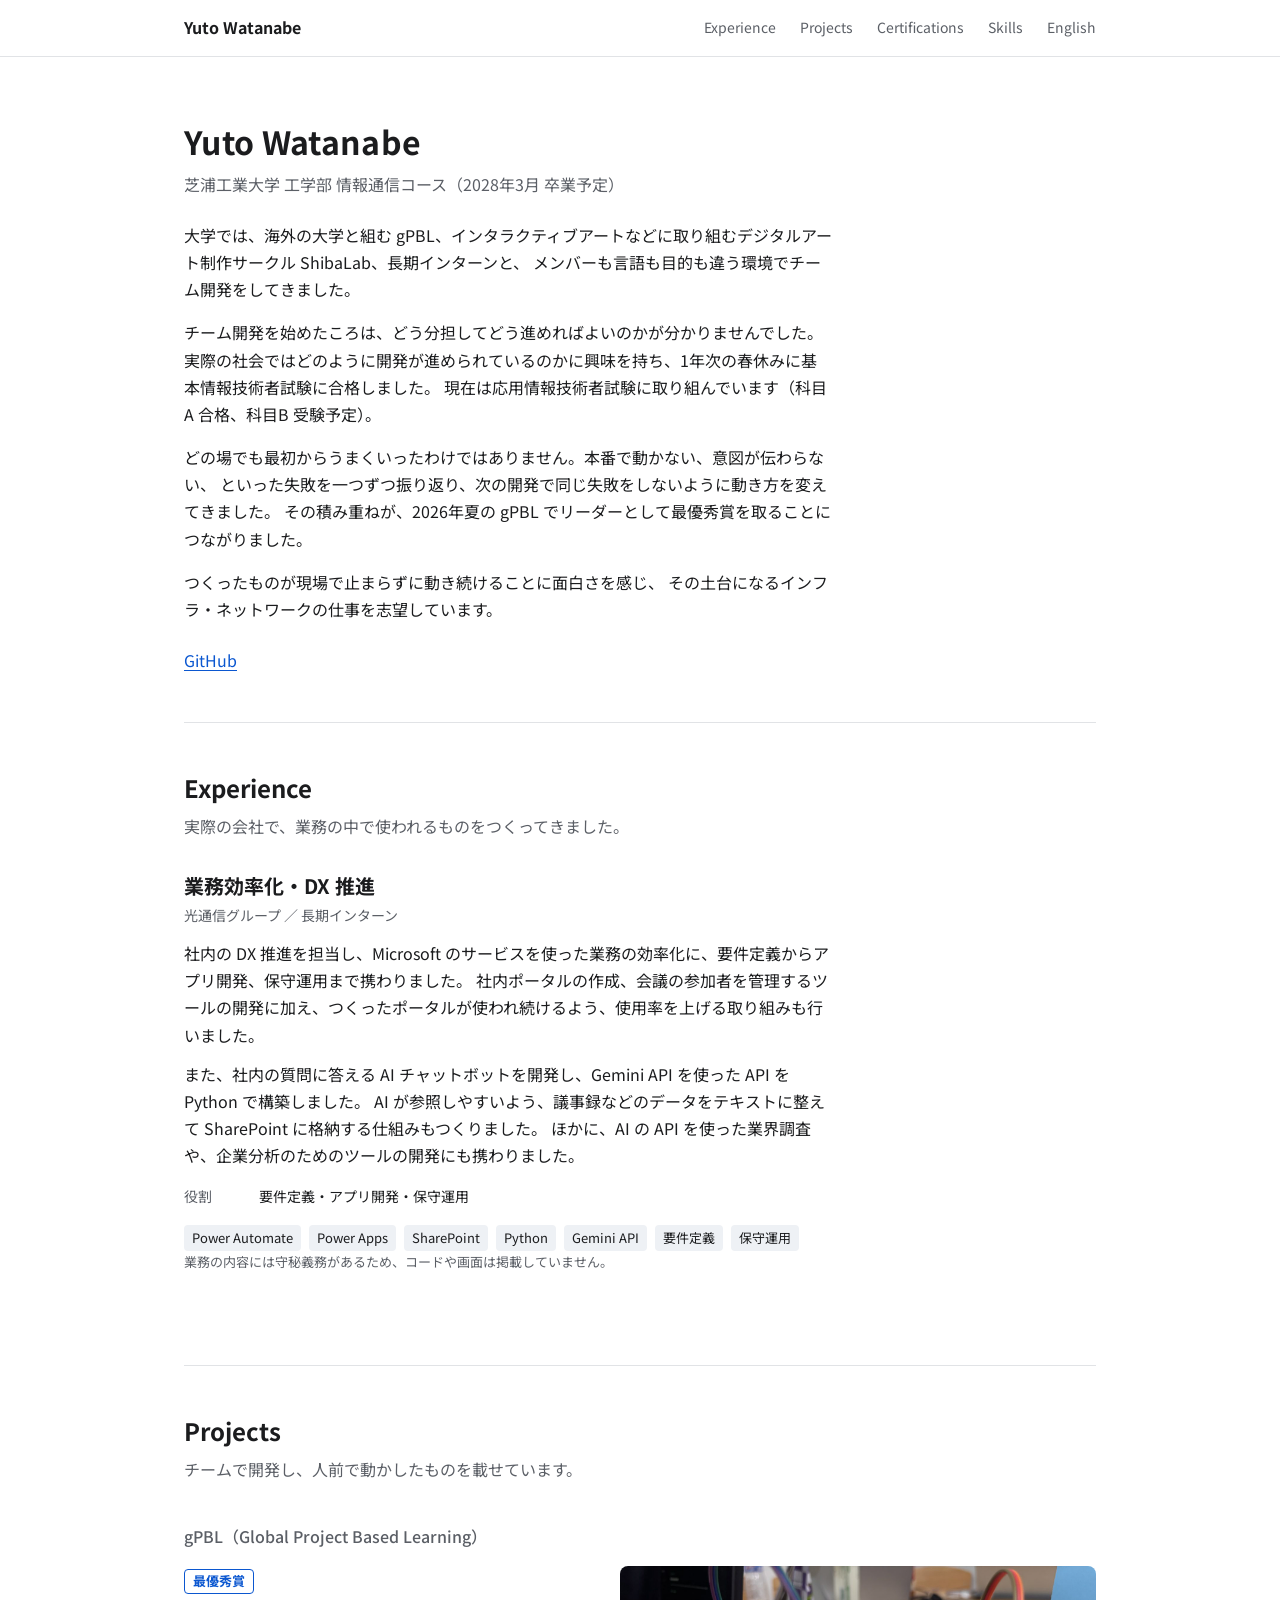
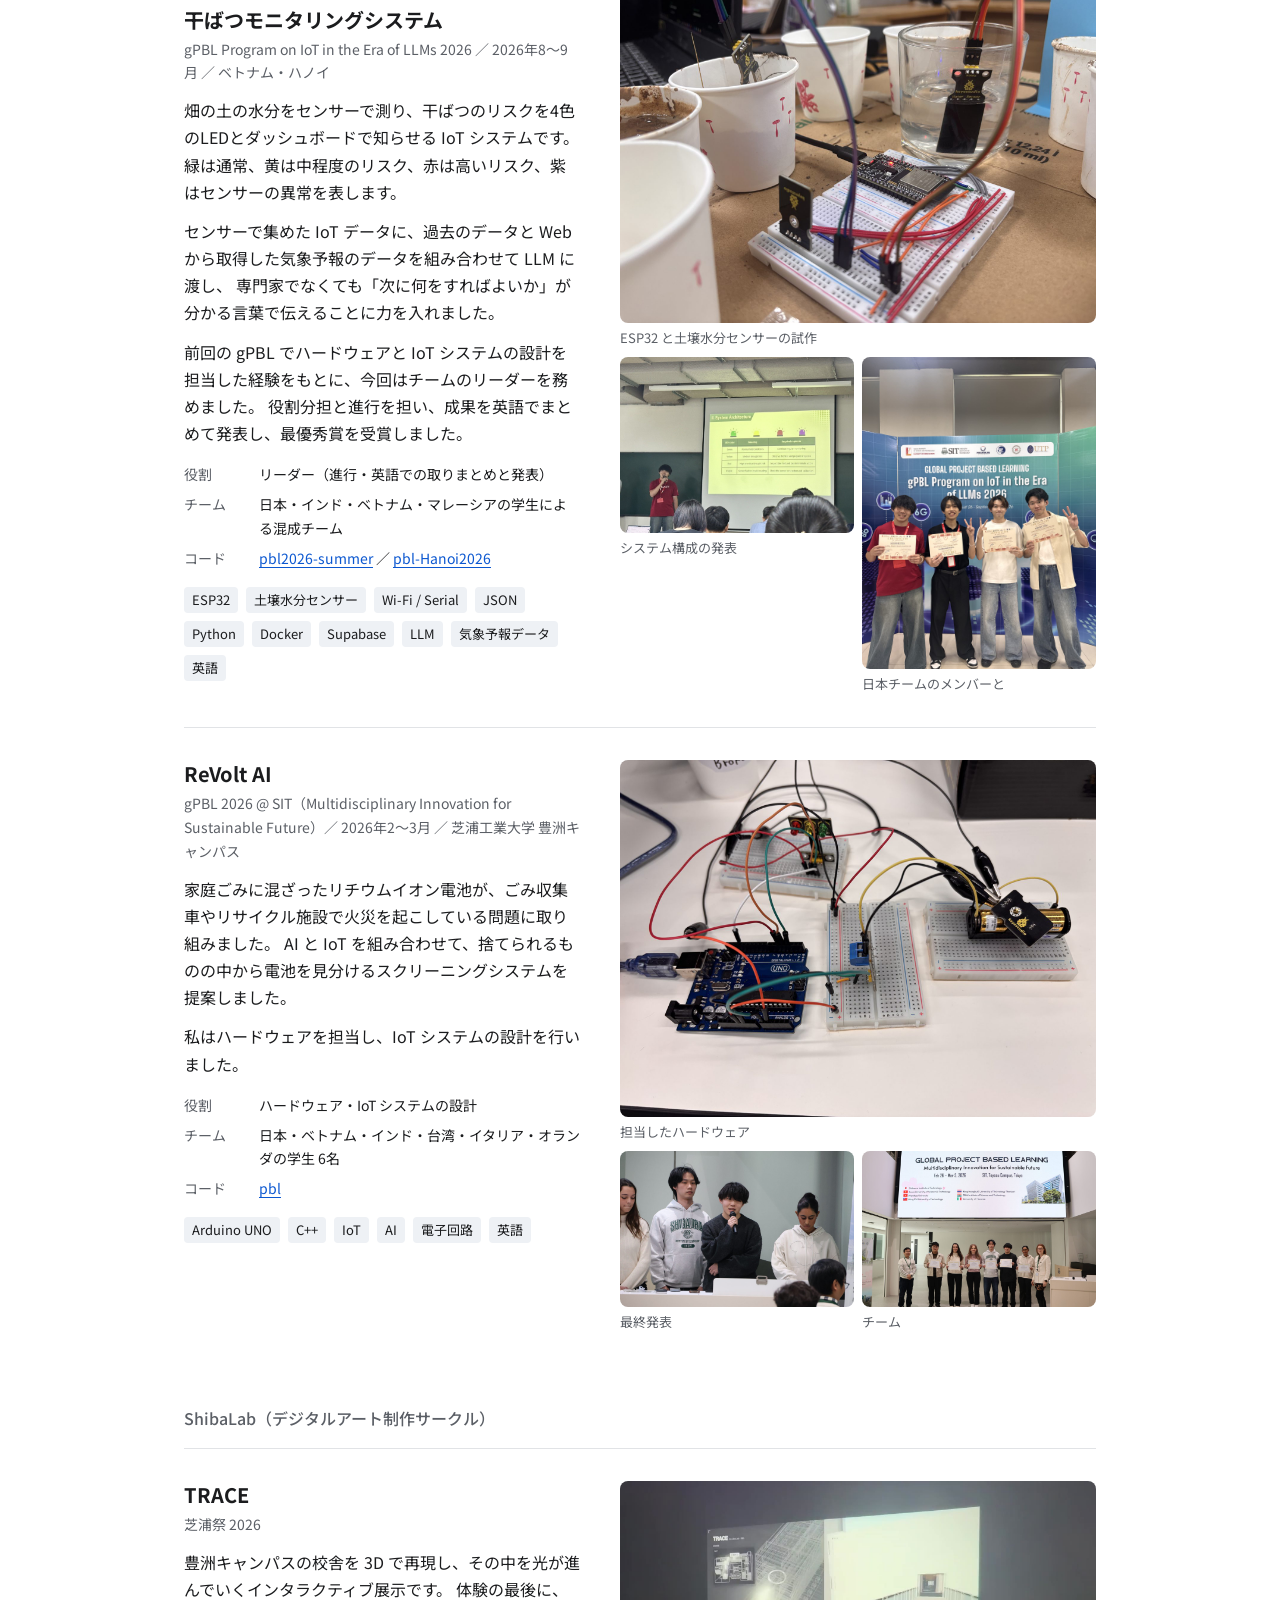
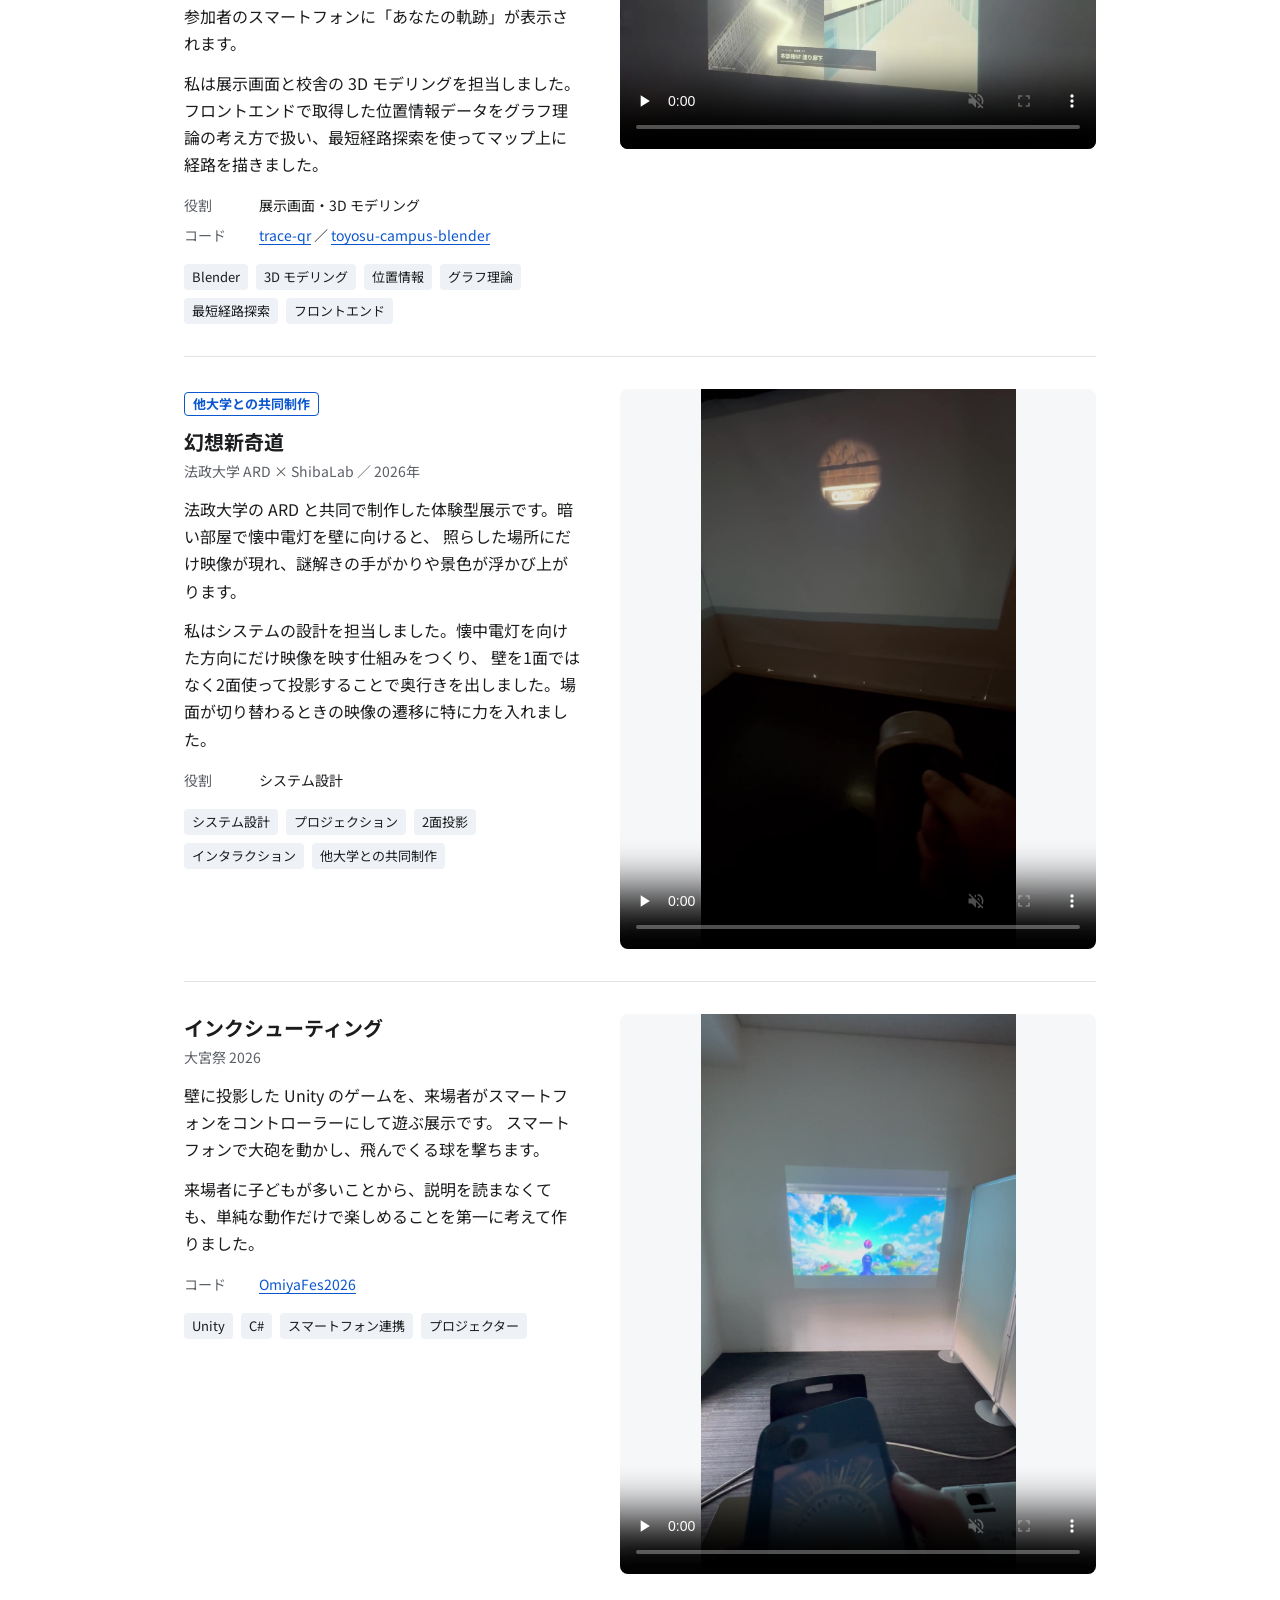
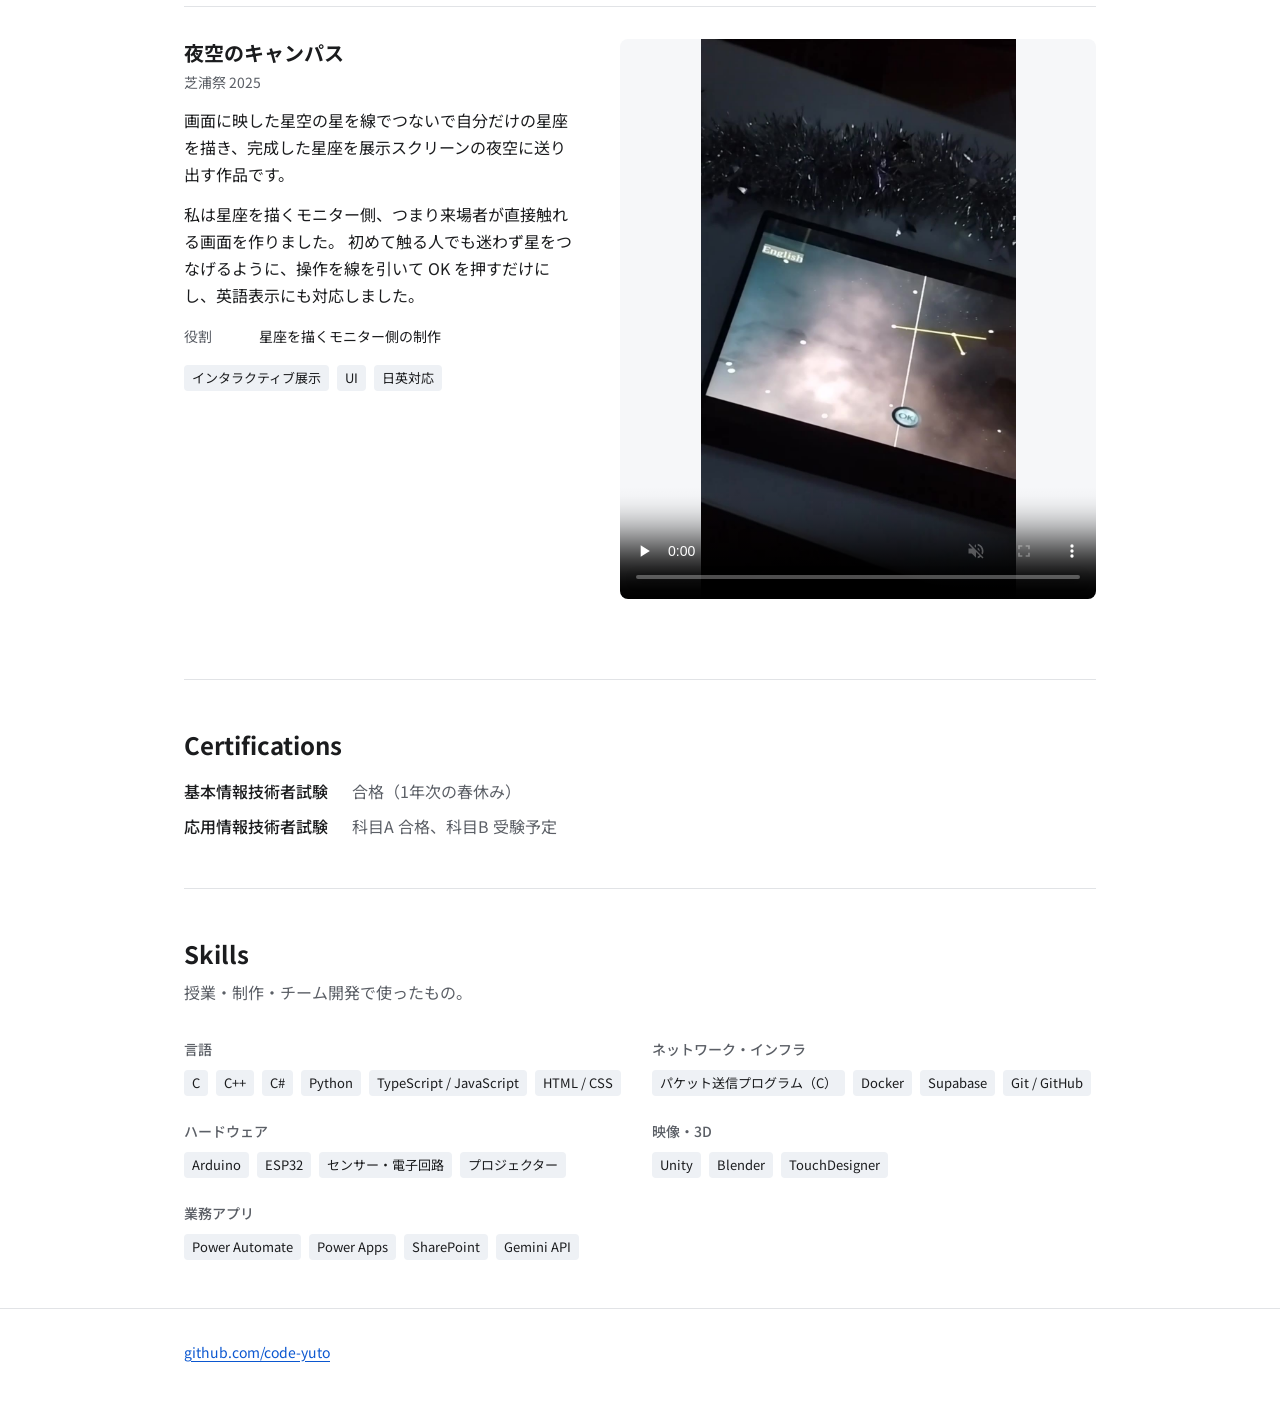
<file: index.html>
<!doctype html>
<html lang="ja">
<head>
  <meta charset="utf-8">
  <meta name="viewport" content="width=device-width, initial-scale=1">
  <title>Yuto Watanabe | Portfolio</title>
  <meta name="description" content="芝浦工業大学 工学部 情報通信コース。インフラ・ネットワークエンジニア志望の学生のポートフォリオ。">
  <link rel="alternate" hreflang="ja" href="https://code-yuto.github.io/">
  <link rel="alternate" hreflang="en" href="https://code-yuto.github.io/en/">
  <link rel="preconnect" href="https://fonts.googleapis.com">
  <link rel="preconnect" href="https://fonts.gstatic.com" crossorigin>
  <link href="https://fonts.googleapis.com/css2?family=Noto+Sans+JP:wght@400;500;700&display=swap" rel="stylesheet">
  <link rel="stylesheet" href="style.css">
</head>
<body>
  <header class="site-header">
    <div class="wrap">
      <a class="name" href="#top">Yuto Watanabe</a>
      <nav aria-label="ページ内">
        <a href="#experience">Experience</a>
        <a href="#projects">Projects</a>
        <a href="#certifications">Certifications</a>
        <a href="#skills">Skills</a>
        <a href="en/" hreflang="en" lang="en">English</a>
      </nav>
    </div>
  </header>

  <main id="top" class="wrap">
    <div class="intro">
      <h1>Yuto Watanabe</h1>
      <p class="affiliation">芝浦工業大学 工学部 情報通信コース（2028年3月 卒業予定）</p>
      <p>
        大学では、海外の大学と組む gPBL、インタラクティブアートなどに取り組むデジタルアート制作サークル ShibaLab、長期インターンと、
        メンバーも言語も目的も違う環境でチーム開発をしてきました。
      </p>
      <p>
        チーム開発を始めたころは、どう分担してどう進めればよいのかが分かりませんでした。
        実際の社会ではどのように開発が進められているのかに興味を持ち、1年次の春休みに基本情報技術者試験に合格しました。
        現在は応用情報技術者試験に取り組んでいます（科目A 合格、科目B 受験予定）。
      </p>
      <p>
        どの場でも最初からうまくいったわけではありません。本番で動かない、意図が伝わらない、
        といった失敗を一つずつ振り返り、次の開発で同じ失敗をしないように動き方を変えてきました。
        その積み重ねが、2026年夏の gPBL でリーダーとして最優秀賞を取ることにつながりました。
      </p>
      <p>
        つくったものが現場で止まらずに動き続けることに面白さを感じ、
        その土台になるインフラ・ネットワークの仕事を志望しています。
      </p>
      <div class="links">
        <a href="https://github.com/code-yuto">GitHub</a>
      </div>
    </div>

    <section id="experience" aria-labelledby="experience-title">
      <h2 id="experience-title">Experience</h2>
      <p class="section-lead">実際の会社で、業務の中で使われるものをつくってきました。</p>

      <article class="project solo">
        <div>
          <h4>業務効率化・DX 推進</h4>
          <p class="meta">光通信グループ ／ 長期インターン</p>
          <p>
            社内の DX 推進を担当し、Microsoft のサービスを使った業務の効率化に、要件定義からアプリ開発、保守運用まで携わりました。
            社内ポータルの作成、会議の参加者を管理するツールの開発に加え、つくったポータルが使われ続けるよう、使用率を上げる取り組みも行いました。
          </p>
          <p>
            また、社内の質問に答える AI チャットボットを開発し、Gemini API を使った API を Python で構築しました。
            AI が参照しやすいよう、議事録などのデータをテキストに整えて SharePoint に格納する仕組みもつくりました。
            ほかに、AI の API を使った業界調査や、企業分析のためのツールの開発にも携わりました。
          </p>
          <dl>
            <dt>役割</dt><dd>要件定義・アプリ開発・保守運用</dd>
          </dl>
          <ul class="tags">
            <li>Power Automate</li><li>Power Apps</li><li>SharePoint</li><li>Python</li><li>Gemini API</li><li>要件定義</li><li>保守運用</li>
          </ul>
          <p class="note">業務の内容には守秘義務があるため、コードや画面は掲載していません。</p>
        </div>
      </article>
    </section>

    <section id="projects" aria-labelledby="projects-title">
      <h2 id="projects-title">Projects</h2>
      <p class="section-lead">チームで開発し、人前で動かしたものを載せています。</p>

      <h3>gPBL（Global Project Based Learning）</h3>

      <article class="project">
        <div>
          <span class="highlight">最優秀賞</span>
          <h4>干ばつモニタリングシステム</h4>
          <p class="meta">gPBL Program on IoT in the Era of LLMs 2026 ／ 2026年8〜9月 ／ ベトナム・ハノイ</p>
          <p>
            畑の土の水分をセンサーで測り、干ばつのリスクを4色のLEDとダッシュボードで知らせる IoT システムです。
            緑は通常、黄は中程度のリスク、赤は高いリスク、紫はセンサーの異常を表します。
          </p>
          <p>
            センサーで集めた IoT データに、過去のデータと Web から取得した気象予報のデータを組み合わせて LLM に渡し、
            専門家でなくても「次に何をすればよいか」が分かる言葉で伝えることに力を入れました。
          </p>
          <p>
            前回の gPBL でハードウェアと IoT システムの設計を担当した経験をもとに、今回はチームのリーダーを務めました。
            役割分担と進行を担い、成果を英語でまとめて発表し、最優秀賞を受賞しました。
          </p>
          <dl>
            <dt>役割</dt><dd>リーダー（進行・英語での取りまとめと発表）</dd>
            <dt>チーム</dt><dd>日本・インド・ベトナム・マレーシアの学生による混成チーム</dd>
            <dt>コード</dt><dd><a href="https://github.com/code-yuto/pbl2026-summer">pbl2026-summer</a> ／ <a href="https://github.com/code-yuto/pbl-Hanoi2026">pbl-Hanoi2026</a></dd>
          </dl>
          <ul class="tags">
            <li>ESP32</li><li>土壌水分センサー</li><li>Wi-Fi / Serial</li><li>JSON</li><li>Python</li><li>Docker</li><li>Supabase</li><li>LLM</li><li>気象予報データ</li><li>英語</li>
          </ul>
        </div>
        <div class="media two">
          <figure class="wide">
            <img src="assets/img/pbl26-sensor.jpg" alt="ESP32とブレッドボードにつないだ土壌水分センサー。紙コップの土に差している" loading="lazy" width="1600" height="1200">
            <figcaption>ESP32 と土壌水分センサーの試作</figcaption>
          </figure>
          <figure>
            <img src="assets/img/pbl26-presentation.jpg" alt="LEDの色とリスクの対応表をスクリーンに映して英語で発表している様子" loading="lazy" width="1477" height="1108">
            <figcaption>システム構成の発表</figcaption>
          </figure>
          <figure>
            <img src="assets/img/pbl26-award.jpg" alt="修了証を持つ日本チームのメンバー" loading="lazy" width="1200" height="1600">
            <figcaption>日本チームのメンバーと</figcaption>
          </figure>
        </div>
      </article>

      <article class="project">
        <div>
          <h4>ReVolt AI</h4>
          <p class="meta">gPBL 2026 @ SIT（Multidisciplinary Innovation for Sustainable Future）／ 2026年2〜3月 ／ 芝浦工業大学 豊洲キャンパス</p>
          <p>
            家庭ごみに混ざったリチウムイオン電池が、ごみ収集車やリサイクル施設で火災を起こしている問題に取り組みました。
            AI と IoT を組み合わせて、捨てられるものの中から電池を見分けるスクリーニングシステムを提案しました。
          </p>
          <p>
            私はハードウェアを担当し、IoT システムの設計を行いました。
          </p>
          <dl>
            <dt>役割</dt><dd>ハードウェア・IoT システムの設計</dd>
            <dt>チーム</dt><dd>日本・ベトナム・インド・台湾・イタリア・オランダの学生 6名</dd>
            <dt>コード</dt><dd><a href="https://github.com/code-yuto/pbl">pbl</a></dd>
          </dl>
          <ul class="tags">
            <li>Arduino UNO</li><li>C++</li><li>IoT</li><li>AI</li><li>電子回路</li><li>英語</li>
          </ul>
        </div>
        <div class="media two">
          <figure class="wide">
            <img src="assets/img/pbl25-hardware.jpg" alt="Arduino UNOとブレッドボード、信号機型のLED、電池ボックスをつないだ回路" loading="lazy" width="1600" height="1200">
            <figcaption>担当したハードウェア</figcaption>
          </figure>
          <figure>
            <img src="assets/img/pbl25-presentation.jpg" alt="マイクを持って発表している様子" loading="lazy" width="1600" height="1067">
            <figcaption>最終発表</figcaption>
          </figure>
          <figure>
            <img src="assets/img/pbl25-team.jpg" alt="プログラムの看板の前で修了証を持つチーム" loading="lazy" width="1600" height="1067">
            <figcaption>チーム</figcaption>
          </figure>
        </div>
      </article>

      <h3>ShibaLab（デジタルアート制作サークル）</h3>

      <article class="project">
        <div>
          <h4>TRACE</h4>
          <p class="meta">芝浦祭 2026</p>
          <p>
            豊洲キャンパスの校舎を 3D で再現し、その中を光が進んでいくインタラクティブ展示です。
            体験の最後に、参加者のスマートフォンに「あなたの軌跡」が表示されます。
          </p>
          <p>
            私は展示画面と校舎の 3D モデリングを担当しました。
            フロントエンドで取得した位置情報データをグラフ理論の考え方で扱い、最短経路探索を使ってマップ上に経路を描きました。
          </p>
          <dl>
            <dt>役割</dt><dd>展示画面・3D モデリング</dd>
            <dt>コード</dt><dd><a href="https://github.com/code-yuto/trace-qr">trace-qr</a> ／ <a href="https://github.com/code-yuto/toyosu-campus-blender">toyosu-campus-blender</a></dd>
          </dl>
          <ul class="tags"><li>Blender</li><li>3D モデリング</li><li>位置情報</li><li>グラフ理論</li><li>最短経路探索</li><li>フロントエンド</li></ul>
        </div>
        <div class="media">
          <video controls muted playsinline preload="none" poster="assets/img/trace-poster.jpg" width="1280" height="720">
            <source src="assets/video/trace.webm" type="video/webm">
          </video>
        </div>
      </article>

      <article class="project">
        <div>
          <span class="highlight">他大学との共同制作</span>
          <h4>幻想新奇道</h4>
          <p class="meta">法政大学 ARD × ShibaLab ／ 2026年</p>
          <p>
            法政大学の ARD と共同で制作した体験型展示です。暗い部屋で懐中電灯を壁に向けると、
            照らした場所にだけ映像が現れ、謎解きの手がかりや景色が浮かび上がります。
          </p>
          <p>
            私はシステムの設計を担当しました。懐中電灯を向けた方向にだけ映像を映す仕組みをつくり、
            壁を1面ではなく2面使って投影することで奥行きを出しました。場面が切り替わるときの映像の遷移に特に力を入れました。
          </p>
          <dl>
            <dt>役割</dt><dd>システム設計</dd>
          </dl>
          <ul class="tags"><li>システム設計</li><li>プロジェクション</li><li>2面投影</li><li>インタラクション</li><li>他大学との共同制作</li></ul>
        </div>
        <div class="media">
          <video class="portrait" controls muted playsinline preload="none" poster="assets/img/ard-light-poster.jpg" width="720" height="1280">
            <source src="assets/video/ard-light.webm" type="video/webm">
          </video>
        </div>
      </article>

      <article class="project">
        <div>
          <h4>インクシューティング</h4>
          <p class="meta">大宮祭 2026</p>
          <p>
            壁に投影した Unity のゲームを、来場者がスマートフォンをコントローラーにして遊ぶ展示です。
            スマートフォンで大砲を動かし、飛んでくる球を撃ちます。
          </p>
          <p>
            来場者に子どもが多いことから、説明を読まなくても、単純な動作だけで楽しめることを第一に考えて作りました。
          </p>
          <dl>
            <dt>コード</dt><dd><a href="https://github.com/code-yuto/OmiyaFes2026">OmiyaFes2026</a></dd>
          </dl>
          <ul class="tags"><li>Unity</li><li>C#</li><li>スマートフォン連携</li><li>プロジェクター</li></ul>
        </div>
        <div class="media">
          <video class="portrait" controls muted playsinline preload="none" poster="assets/img/omiya-shooter-poster.jpg" width="720" height="1280">
            <source src="assets/video/omiya-shooter.webm" type="video/webm">
          </video>
        </div>
      </article>

      <article class="project">
        <div>
          <h4>夜空のキャンパス</h4>
          <p class="meta">芝浦祭 2025</p>
          <p>
            画面に映した星空の星を線でつないで自分だけの星座を描き、完成した星座を展示スクリーンの夜空に送り出す作品です。
          </p>
          <p>
            私は星座を描くモニター側、つまり来場者が直接触れる画面を作りました。
            初めて触る人でも迷わず星をつなげるように、操作を線を引いて OK を押すだけにし、英語表示にも対応しました。
          </p>
          <dl>
            <dt>役割</dt><dd>星座を描くモニター側の制作</dd>
          </dl>
          <ul class="tags"><li>インタラクティブ展示</li><li>UI</li><li>日英対応</li></ul>
        </div>
        <div class="media">
          <video class="portrait" controls muted playsinline preload="none" poster="assets/img/star-canvas-poster.jpg" width="720" height="1280">
            <source src="assets/video/star-canvas.webm" type="video/webm">
          </video>
        </div>
      </article>
    </section>

    <section id="certifications" aria-labelledby="cert-title">
      <h2 id="cert-title">Certifications</h2>
      <dl class="cert-list">
        <dt>基本情報技術者試験</dt><dd>合格（1年次の春休み）</dd>
        <dt>応用情報技術者試験</dt><dd>科目A 合格、科目B 受験予定</dd>
      </dl>
    </section>

    <section id="skills" aria-labelledby="skills-title">
      <h2 id="skills-title">Skills</h2>
      <p class="section-lead">授業・制作・チーム開発で使ったもの。</p>
      <div class="skills">
        <div>
          <h4>言語</h4>
          <ul class="tags"><li>C</li><li>C++</li><li>C#</li><li>Python</li><li>TypeScript / JavaScript</li><li>HTML / CSS</li></ul>
        </div>
        <div>
          <h4>ネットワーク・インフラ</h4>
          <ul class="tags"><li>パケット送信プログラム（C）</li><li>Docker</li><li>Supabase</li><li>Git / GitHub</li></ul>
        </div>
        <div>
          <h4>ハードウェア</h4>
          <ul class="tags"><li>Arduino</li><li>ESP32</li><li>センサー・電子回路</li><li>プロジェクター</li></ul>
        </div>
        <div>
          <h4>映像・3D</h4>
          <ul class="tags"><li>Unity</li><li>Blender</li><li>TouchDesigner</li></ul>
        </div>
        <div>
          <h4>業務アプリ</h4>
          <ul class="tags"><li>Power Automate</li><li>Power Apps</li><li>SharePoint</li><li>Gemini API</li></ul>
        </div>
      </div>
    </section>
  </main>

  <footer>
    <div class="wrap">
      <a href="https://github.com/code-yuto">github.com/code-yuto</a>
    </div>
  </footer>
</body>
</html>
</file>
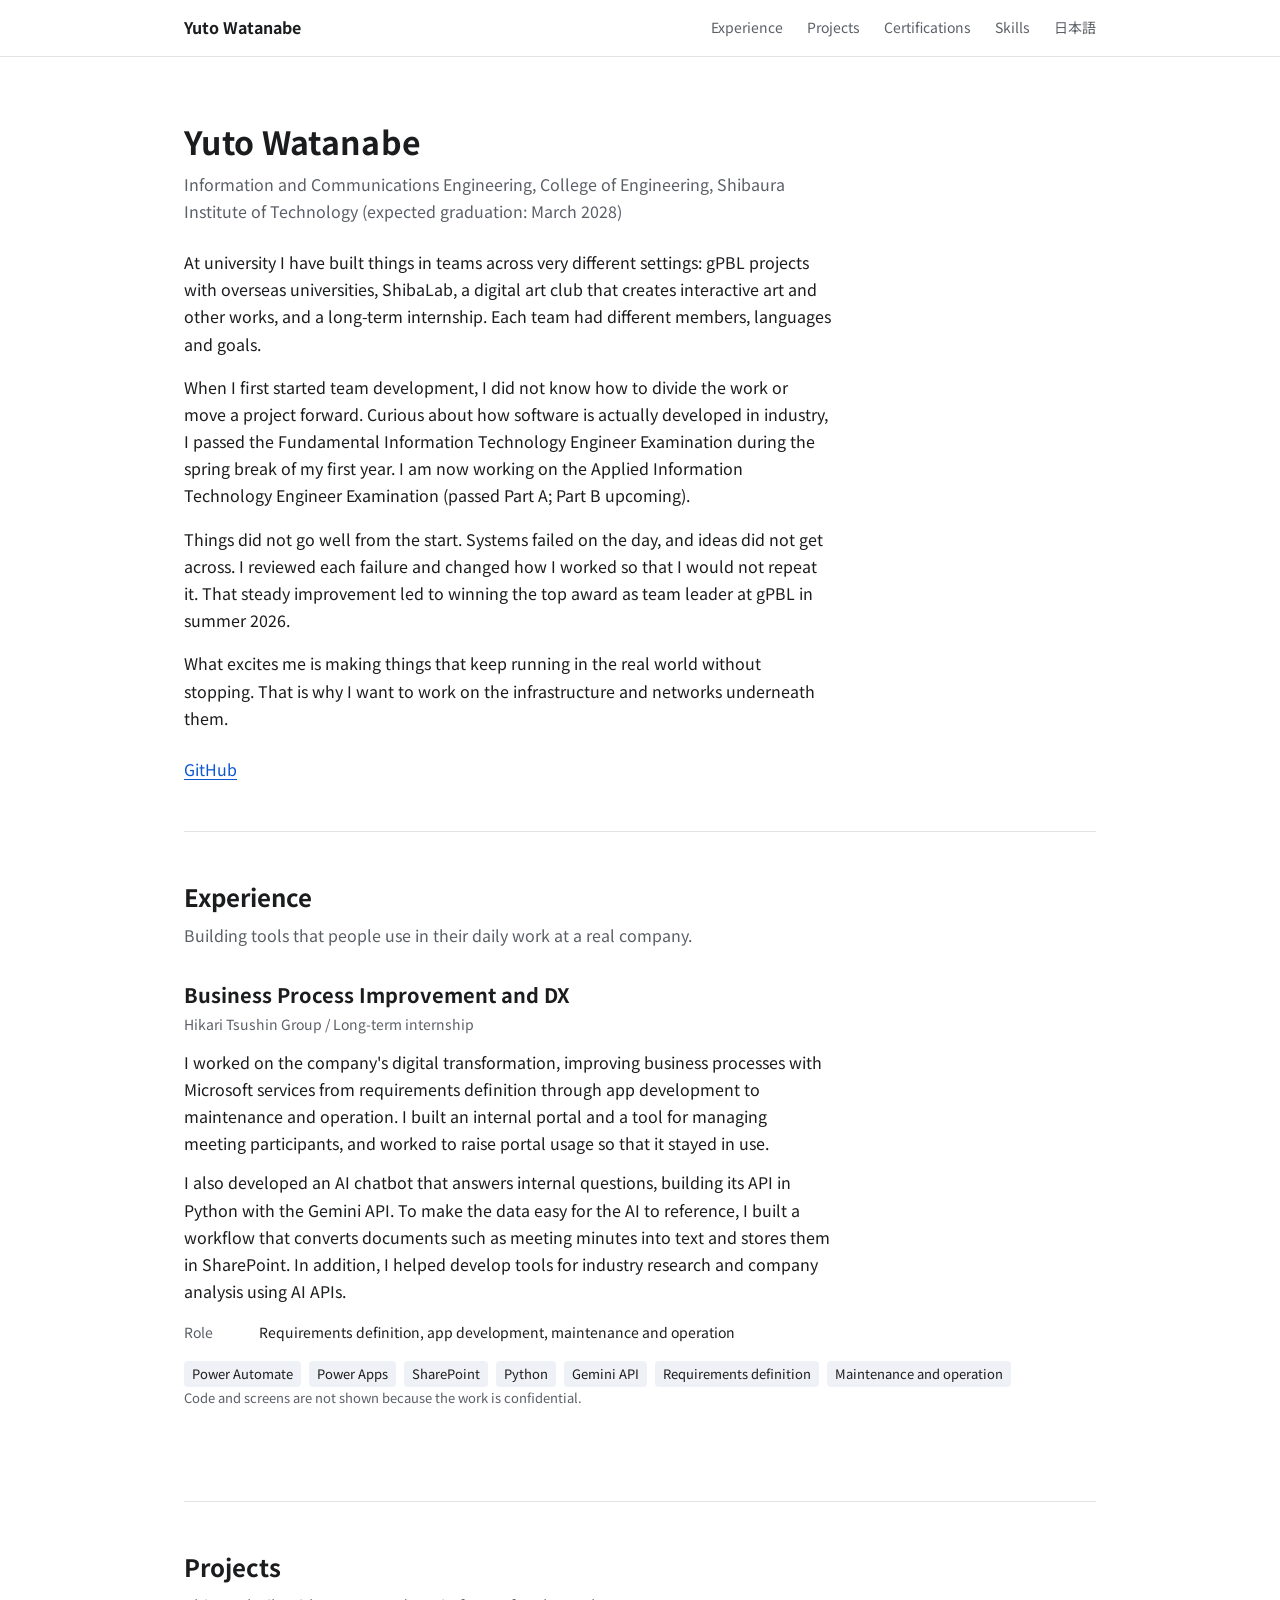
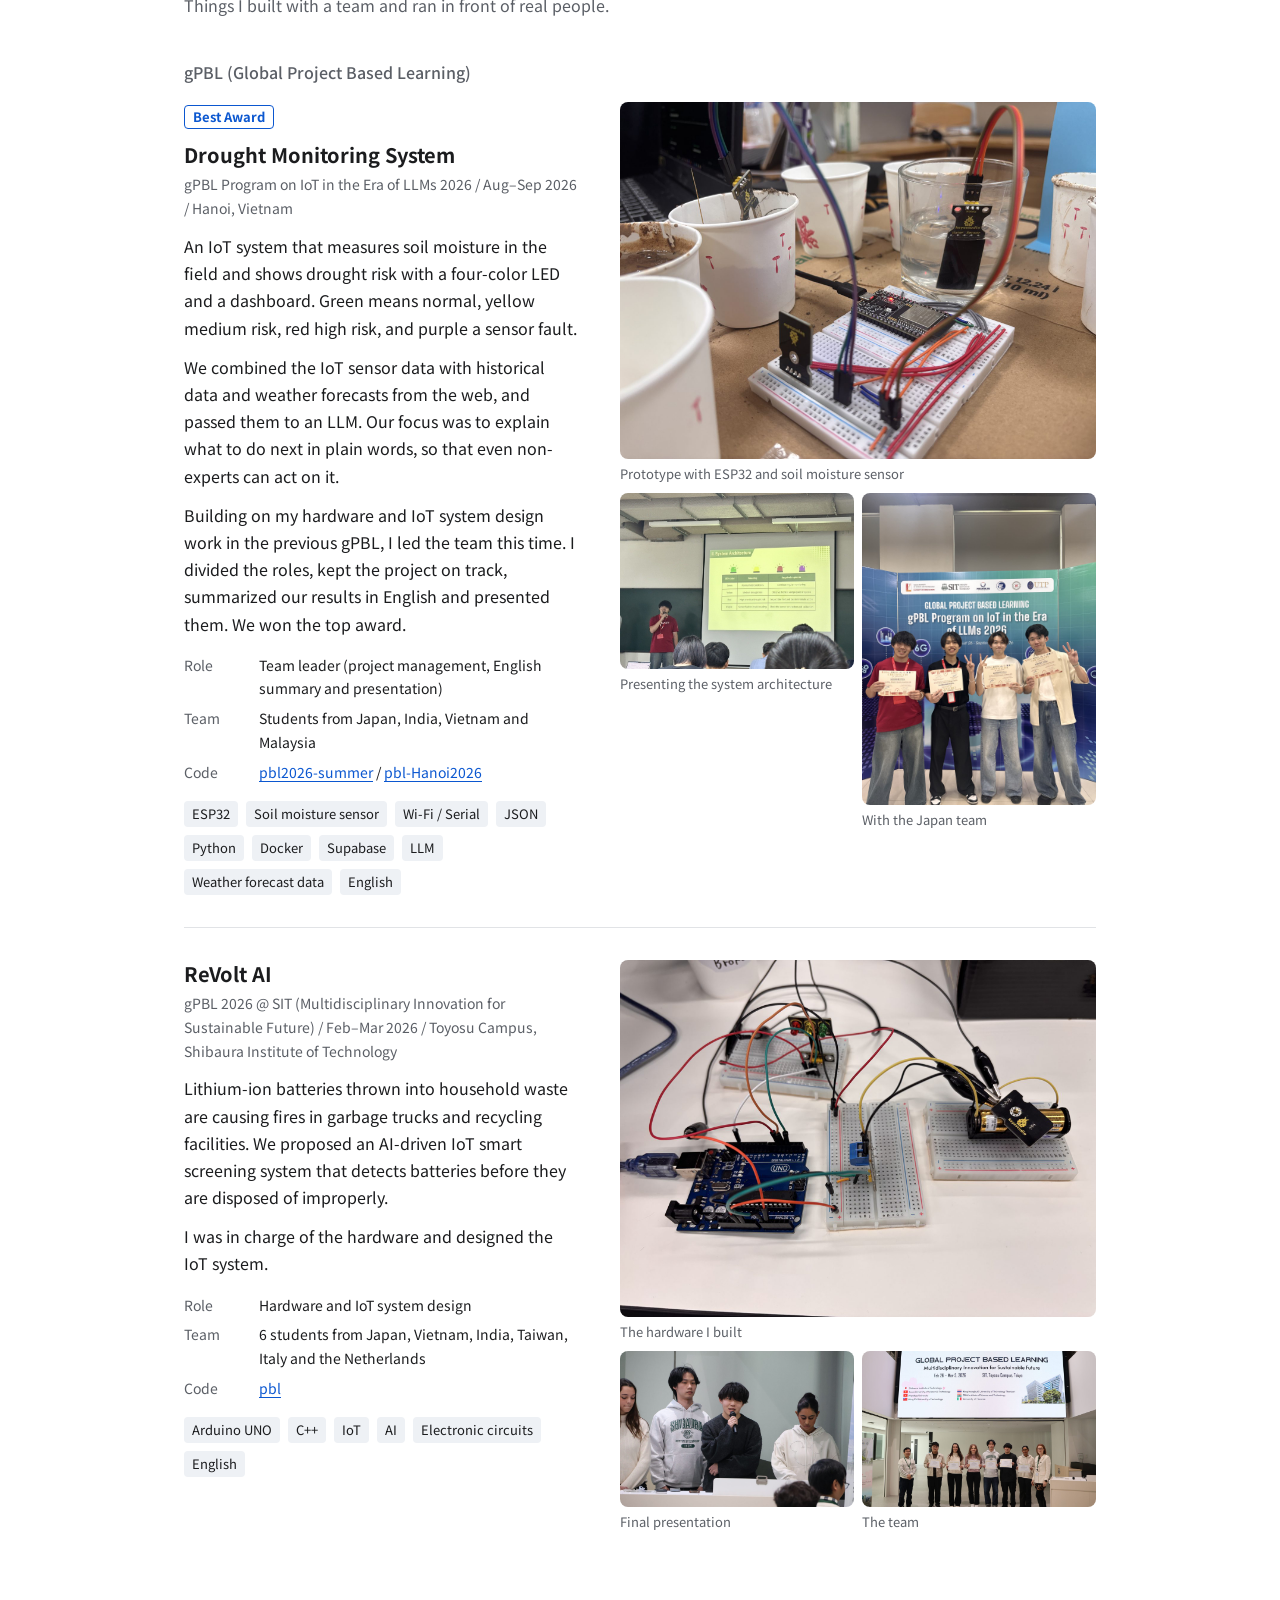
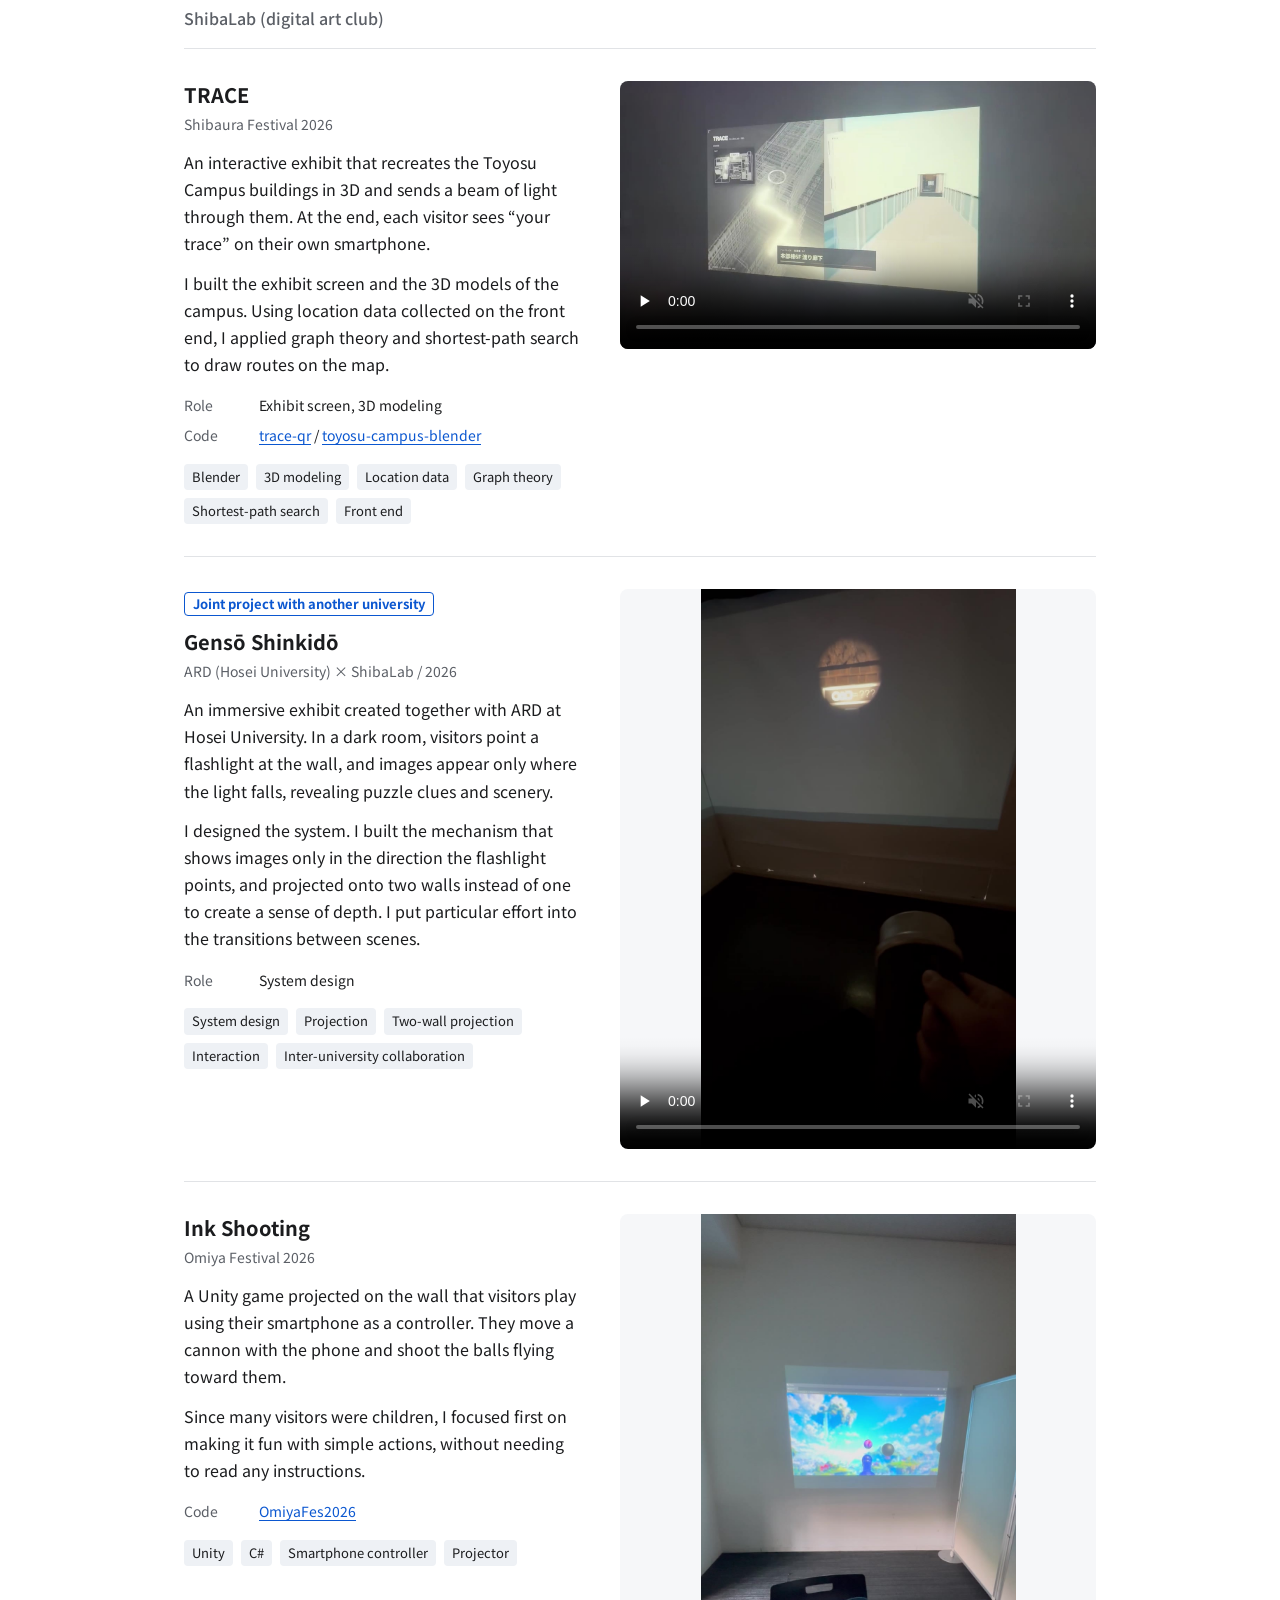
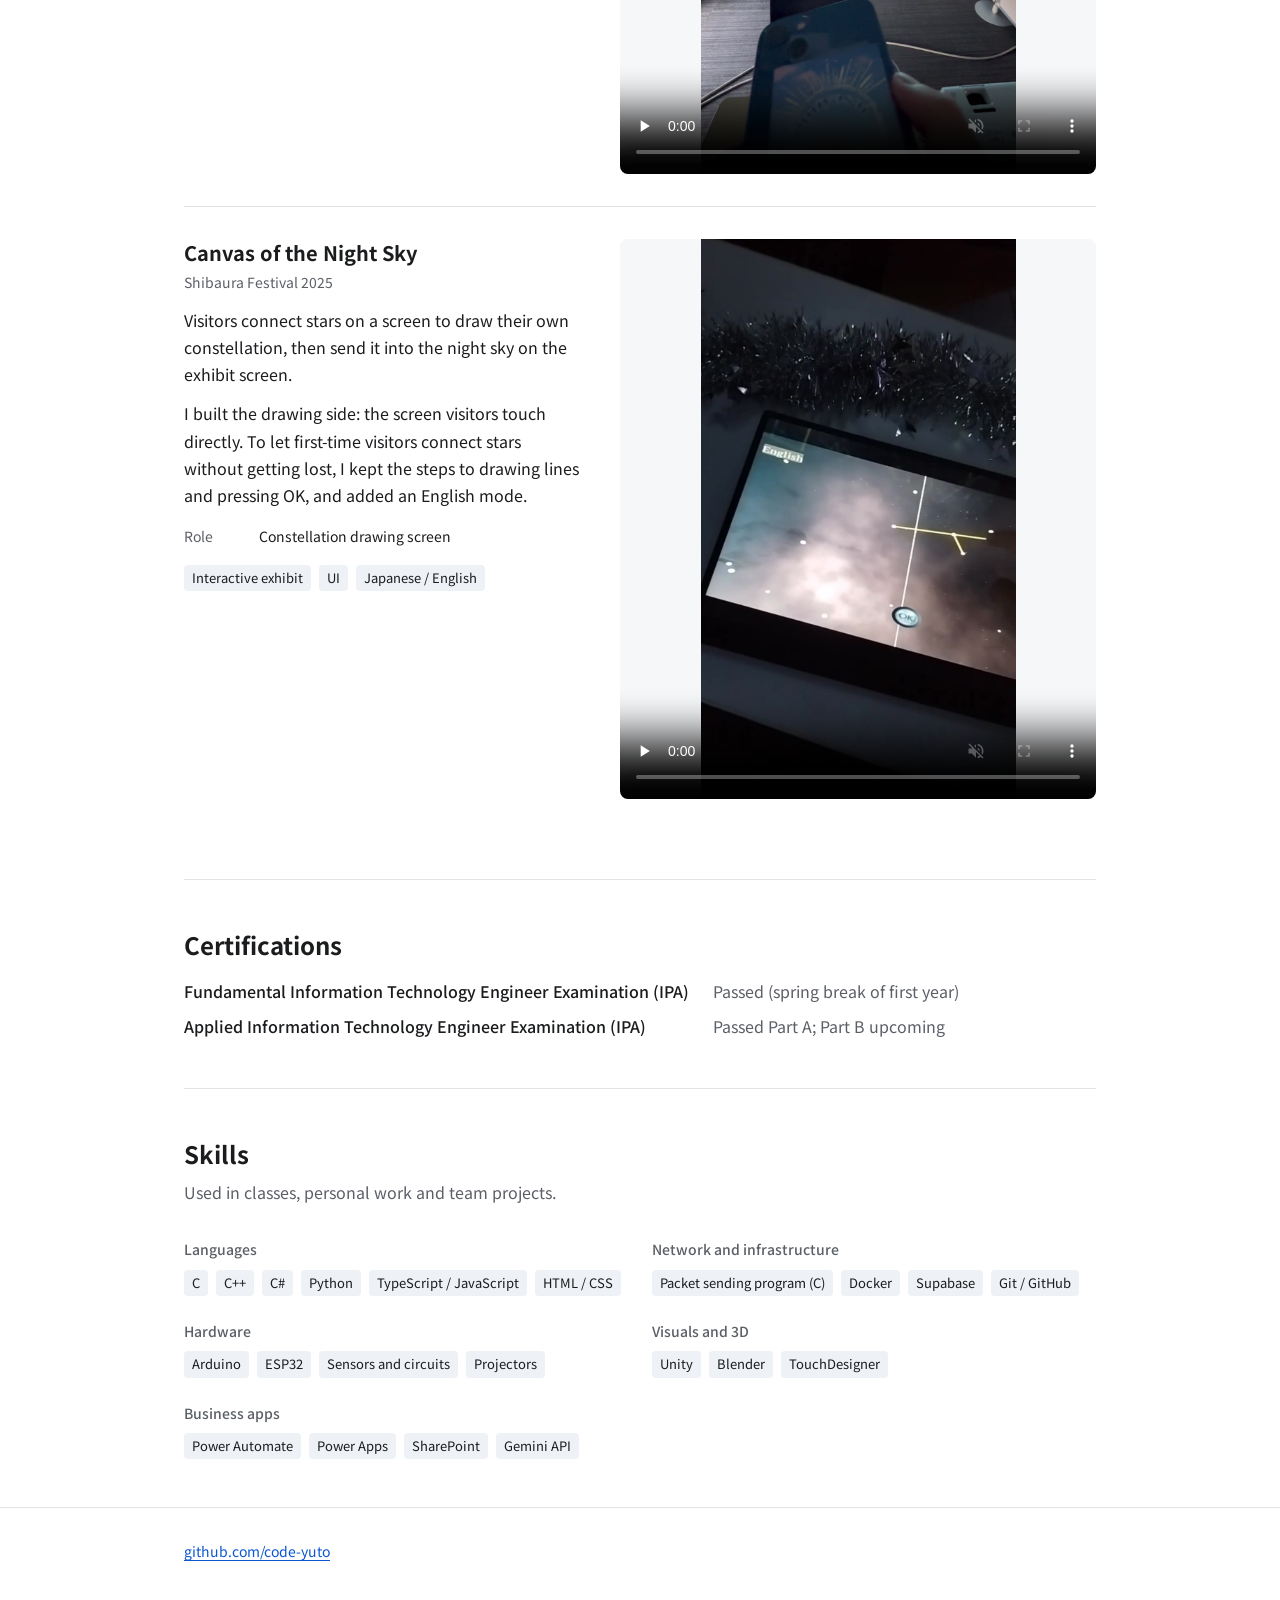
<file: en/index.html>
<!doctype html>
<html lang="en">
<head>
  <meta charset="utf-8">
  <meta name="viewport" content="width=device-width, initial-scale=1">
  <title>Yuto Watanabe | Portfolio</title>
  <meta name="description" content="Portfolio of an Information and Communications Engineering student at Shibaura Institute of Technology, aiming to become an infrastructure and network engineer.">
  <link rel="alternate" hreflang="ja" href="https://code-yuto.github.io/">
  <link rel="alternate" hreflang="en" href="https://code-yuto.github.io/en/">
  <link rel="preconnect" href="https://fonts.googleapis.com">
  <link rel="preconnect" href="https://fonts.gstatic.com" crossorigin>
  <link href="https://fonts.googleapis.com/css2?family=Noto+Sans+JP:wght@400;500;700&display=swap" rel="stylesheet">
  <link rel="stylesheet" href="../style.css">
</head>
<body>
  <header class="site-header">
    <div class="wrap">
      <a class="name" href="#top">Yuto Watanabe</a>
      <nav aria-label="On this page">
        <a href="#experience">Experience</a>
        <a href="#projects">Projects</a>
        <a href="#certifications">Certifications</a>
        <a href="#skills">Skills</a>
        <a href="../" hreflang="ja" lang="ja">日本語</a>
      </nav>
    </div>
  </header>

  <main id="top" class="wrap">
    <div class="intro">
      <h1>Yuto Watanabe</h1>
      <p class="affiliation">Information and Communications Engineering, College of Engineering, Shibaura Institute of Technology (expected graduation: March 2028)</p>
      <p>
        At university I have built things in teams across very different settings: gPBL projects with overseas universities,
        ShibaLab, a digital art club that creates interactive art and other works, and a long-term internship. Each team had different members, languages and goals.
      </p>
      <p>
        When I first started team development, I did not know how to divide the work or move a project forward.
        Curious about how software is actually developed in industry, I passed the Fundamental Information Technology Engineer Examination
        during the spring break of my first year. I am now working on the Applied Information Technology Engineer Examination
        (passed Part A; Part B upcoming).
      </p>
      <p>
        Things did not go well from the start. Systems failed on the day, and ideas did not get across.
        I reviewed each failure and changed how I worked so that I would not repeat it.
        That steady improvement led to winning the top award as team leader at gPBL in summer 2026.
      </p>
      <p>
        What excites me is making things that keep running in the real world without stopping.
        That is why I want to work on the infrastructure and networks underneath them.
      </p>
      <div class="links">
        <a href="https://github.com/code-yuto">GitHub</a>
      </div>
    </div>

    <section id="experience" aria-labelledby="experience-title">
      <h2 id="experience-title">Experience</h2>
      <p class="section-lead">Building tools that people use in their daily work at a real company.</p>

      <article class="project solo">
        <div>
          <h4>Business Process Improvement and DX</h4>
          <p class="meta">Hikari Tsushin Group / Long-term internship</p>
          <p>
            I worked on the company's digital transformation, improving business processes with Microsoft services
            from requirements definition through app development to maintenance and operation.
            I built an internal portal and a tool for managing meeting participants, and worked to raise portal usage so that it stayed in use.
          </p>
          <p>
            I also developed an AI chatbot that answers internal questions, building its API in Python with the Gemini API.
            To make the data easy for the AI to reference, I built a workflow that converts documents such as meeting minutes into text and stores them in SharePoint.
            In addition, I helped develop tools for industry research and company analysis using AI APIs.
          </p>
          <dl>
            <dt>Role</dt><dd>Requirements definition, app development, maintenance and operation</dd>
          </dl>
          <ul class="tags">
            <li>Power Automate</li><li>Power Apps</li><li>SharePoint</li><li>Python</li><li>Gemini API</li><li>Requirements definition</li><li>Maintenance and operation</li>
          </ul>
          <p class="note">Code and screens are not shown because the work is confidential.</p>
        </div>
      </article>
    </section>

    <section id="projects" aria-labelledby="projects-title">
      <h2 id="projects-title">Projects</h2>
      <p class="section-lead">Things I built with a team and ran in front of real people.</p>

      <h3>gPBL (Global Project Based Learning)</h3>

      <article class="project">
        <div>
          <span class="highlight">Best Award</span>
          <h4>Drought Monitoring System</h4>
          <p class="meta">gPBL Program on IoT in the Era of LLMs 2026 / Aug–Sep 2026 / Hanoi, Vietnam</p>
          <p>
            An IoT system that measures soil moisture in the field and shows drought risk with a four-color LED and a dashboard.
            Green means normal, yellow medium risk, red high risk, and purple a sensor fault.
          </p>
          <p>
            We combined the IoT sensor data with historical data and weather forecasts from the web, and passed them to an LLM.
            Our focus was to explain what to do next in plain words, so that even non-experts can act on it.
          </p>
          <p>
            Building on my hardware and IoT system design work in the previous gPBL, I led the team this time.
            I divided the roles, kept the project on track, summarized our results in English and presented them. We won the top award.
          </p>
          <dl>
            <dt>Role</dt><dd>Team leader (project management, English summary and presentation)</dd>
            <dt>Team</dt><dd>Students from Japan, India, Vietnam and Malaysia</dd>
            <dt>Code</dt><dd><a href="https://github.com/code-yuto/pbl2026-summer">pbl2026-summer</a> / <a href="https://github.com/code-yuto/pbl-Hanoi2026">pbl-Hanoi2026</a></dd>
          </dl>
          <ul class="tags">
            <li>ESP32</li><li>Soil moisture sensor</li><li>Wi-Fi / Serial</li><li>JSON</li><li>Python</li><li>Docker</li><li>Supabase</li><li>LLM</li><li>Weather forecast data</li><li>English</li>
          </ul>
        </div>
        <div class="media two">
          <figure class="wide">
            <img src="../assets/img/pbl26-sensor.jpg" alt="Soil moisture sensor connected to an ESP32 on a breadboard, placed in paper cups of soil" loading="lazy" width="1600" height="1200">
            <figcaption>Prototype with ESP32 and soil moisture sensor</figcaption>
          </figure>
          <figure>
            <img src="../assets/img/pbl26-presentation.jpg" alt="Presenting the LED color and risk table in English" loading="lazy" width="1477" height="1108">
            <figcaption>Presenting the system architecture</figcaption>
          </figure>
          <figure>
            <img src="../assets/img/pbl26-award.jpg" alt="Members of the Japan team holding certificates" loading="lazy" width="1200" height="1600">
            <figcaption>With the Japan team</figcaption>
          </figure>
        </div>
      </article>

      <article class="project">
        <div>
          <h4>ReVolt AI</h4>
          <p class="meta">gPBL 2026 @ SIT (Multidisciplinary Innovation for Sustainable Future) / Feb–Mar 2026 / Toyosu Campus, Shibaura Institute of Technology</p>
          <p>
            Lithium-ion batteries thrown into household waste are causing fires in garbage trucks and recycling facilities.
            We proposed an AI-driven IoT smart screening system that detects batteries before they are disposed of improperly.
          </p>
          <p>
            I was in charge of the hardware and designed the IoT system.
          </p>
          <dl>
            <dt>Role</dt><dd>Hardware and IoT system design</dd>
            <dt>Team</dt><dd>6 students from Japan, Vietnam, India, Taiwan, Italy and the Netherlands</dd>
            <dt>Code</dt><dd><a href="https://github.com/code-yuto/pbl">pbl</a></dd>
          </dl>
          <ul class="tags">
            <li>Arduino UNO</li><li>C++</li><li>IoT</li><li>AI</li><li>Electronic circuits</li><li>English</li>
          </ul>
        </div>
        <div class="media two">
          <figure class="wide">
            <img src="../assets/img/pbl25-hardware.jpg" alt="Circuit with an Arduino UNO, breadboards, traffic-light LEDs and a battery box" loading="lazy" width="1600" height="1200">
            <figcaption>The hardware I built</figcaption>
          </figure>
          <figure>
            <img src="../assets/img/pbl25-presentation.jpg" alt="Presenting with a microphone" loading="lazy" width="1600" height="1067">
            <figcaption>Final presentation</figcaption>
          </figure>
          <figure>
            <img src="../assets/img/pbl25-team.jpg" alt="Team holding certificates in front of the program screen" loading="lazy" width="1600" height="1067">
            <figcaption>The team</figcaption>
          </figure>
        </div>
      </article>

      <h3>ShibaLab (digital art club)</h3>

      <article class="project">
        <div>
          <h4>TRACE</h4>
          <p class="meta">Shibaura Festival 2026</p>
          <p>
            An interactive exhibit that recreates the Toyosu Campus buildings in 3D and sends a beam of light through them.
            At the end, each visitor sees “your trace” on their own smartphone.
          </p>
          <p>
            I built the exhibit screen and the 3D models of the campus.
            Using location data collected on the front end, I applied graph theory and shortest-path search to draw routes on the map.
          </p>
          <dl>
            <dt>Role</dt><dd>Exhibit screen, 3D modeling</dd>
            <dt>Code</dt><dd><a href="https://github.com/code-yuto/trace-qr">trace-qr</a> / <a href="https://github.com/code-yuto/toyosu-campus-blender">toyosu-campus-blender</a></dd>
          </dl>
          <ul class="tags"><li>Blender</li><li>3D modeling</li><li>Location data</li><li>Graph theory</li><li>Shortest-path search</li><li>Front end</li></ul>
        </div>
        <div class="media">
          <video controls muted playsinline preload="none" poster="../assets/img/trace-poster.jpg" width="1280" height="720">
            <source src="../assets/video/trace.webm" type="video/webm">
          </video>
        </div>
      </article>

      <article class="project">
        <div>
          <span class="highlight">Joint project with another university</span>
          <h4>Gensō Shinkidō</h4>
          <p class="meta">ARD (Hosei University) × ShibaLab / 2026</p>
          <p>
            An immersive exhibit created together with ARD at Hosei University. In a dark room, visitors point a flashlight at the wall,
            and images appear only where the light falls, revealing puzzle clues and scenery.
          </p>
          <p>
            I designed the system. I built the mechanism that shows images only in the direction the flashlight points,
            and projected onto two walls instead of one to create a sense of depth. I put particular effort into the transitions between scenes.
          </p>
          <dl>
            <dt>Role</dt><dd>System design</dd>
          </dl>
          <ul class="tags"><li>System design</li><li>Projection</li><li>Two-wall projection</li><li>Interaction</li><li>Inter-university collaboration</li></ul>
        </div>
        <div class="media">
          <video class="portrait" controls muted playsinline preload="none" poster="../assets/img/ard-light-poster.jpg" width="720" height="1280">
            <source src="../assets/video/ard-light.webm" type="video/webm">
          </video>
        </div>
      </article>

      <article class="project">
        <div>
          <h4>Ink Shooting</h4>
          <p class="meta">Omiya Festival 2026</p>
          <p>
            A Unity game projected on the wall that visitors play using their smartphone as a controller.
            They move a cannon with the phone and shoot the balls flying toward them.
          </p>
          <p>
            Since many visitors were children, I focused first on making it fun with simple actions, without needing to read any instructions.
          </p>
          <dl>
            <dt>Code</dt><dd><a href="https://github.com/code-yuto/OmiyaFes2026">OmiyaFes2026</a></dd>
          </dl>
          <ul class="tags"><li>Unity</li><li>C#</li><li>Smartphone controller</li><li>Projector</li></ul>
        </div>
        <div class="media">
          <video class="portrait" controls muted playsinline preload="none" poster="../assets/img/omiya-shooter-poster.jpg" width="720" height="1280">
            <source src="../assets/video/omiya-shooter.webm" type="video/webm">
          </video>
        </div>
      </article>

      <article class="project">
        <div>
          <h4>Canvas of the Night Sky</h4>
          <p class="meta">Shibaura Festival 2025</p>
          <p>
            Visitors connect stars on a screen to draw their own constellation, then send it into the night sky on the exhibit screen.
          </p>
          <p>
            I built the drawing side: the screen visitors touch directly.
            To let first-time visitors connect stars without getting lost, I kept the steps to drawing lines and pressing OK, and added an English mode.
          </p>
          <dl>
            <dt>Role</dt><dd>Constellation drawing screen</dd>
          </dl>
          <ul class="tags"><li>Interactive exhibit</li><li>UI</li><li>Japanese / English</li></ul>
        </div>
        <div class="media">
          <video class="portrait" controls muted playsinline preload="none" poster="../assets/img/star-canvas-poster.jpg" width="720" height="1280">
            <source src="../assets/video/star-canvas.webm" type="video/webm">
          </video>
        </div>
      </article>
    </section>

    <section id="certifications" aria-labelledby="cert-title">
      <h2 id="cert-title">Certifications</h2>
      <dl class="cert-list">
        <dt>Fundamental Information Technology Engineer Examination (IPA)</dt><dd>Passed (spring break of first year)</dd>
        <dt>Applied Information Technology Engineer Examination (IPA)</dt><dd>Passed Part A; Part B upcoming</dd>
      </dl>
    </section>

    <section id="skills" aria-labelledby="skills-title">
      <h2 id="skills-title">Skills</h2>
      <p class="section-lead">Used in classes, personal work and team projects.</p>
      <div class="skills">
        <div>
          <h4>Languages</h4>
          <ul class="tags"><li>C</li><li>C++</li><li>C#</li><li>Python</li><li>TypeScript / JavaScript</li><li>HTML / CSS</li></ul>
        </div>
        <div>
          <h4>Network and infrastructure</h4>
          <ul class="tags"><li>Packet sending program (C)</li><li>Docker</li><li>Supabase</li><li>Git / GitHub</li></ul>
        </div>
        <div>
          <h4>Hardware</h4>
          <ul class="tags"><li>Arduino</li><li>ESP32</li><li>Sensors and circuits</li><li>Projectors</li></ul>
        </div>
        <div>
          <h4>Visuals and 3D</h4>
          <ul class="tags"><li>Unity</li><li>Blender</li><li>TouchDesigner</li></ul>
        </div>
        <div>
          <h4>Business apps</h4>
          <ul class="tags"><li>Power Automate</li><li>Power Apps</li><li>SharePoint</li><li>Gemini API</li></ul>
        </div>
      </div>
    </section>
  </main>

  <footer>
    <div class="wrap">
      <a href="https://github.com/code-yuto">github.com/code-yuto</a>
    </div>
  </footer>
</body>
</html>
</file>
<file: style.css>
:root {
  --bg: #ffffff;
  --surface: #f6f7f9;
  --text: #1b1c1e;
  --text-sub: #5b5f66;
  --border: #e1e3e6;
  --accent: #0b57d0;
  --tag-bg: #eef1f5;
  --radius: 8px;
  --measure: 72ch;
}

@media (prefers-color-scheme: dark) {
  :root {
    --bg: #131416;
    --surface: #1c1d20;
    --text: #e6e7e9;
    --text-sub: #a3a7ad;
    --border: #2e3034;
    --accent: #a8c7fa;
    --tag-bg: #26282c;
  }
}

* { box-sizing: border-box; }

html { scroll-behavior: auto; }

body {
  margin: 0;
  background: var(--bg);
  color: var(--text);
  font-family: "Noto Sans JP", system-ui, -apple-system, "Segoe UI", sans-serif;
  font-size: 16px;
  line-height: 1.7;
  -webkit-text-size-adjust: 100%;
}

a { color: var(--accent); text-underline-offset: 3px; }
a:hover { text-decoration-thickness: 2px; }
a:focus-visible, button:focus-visible, video:focus-visible {
  outline: 2px solid var(--accent);
  outline-offset: 2px;
}

.wrap {
  max-width: 960px;
  margin: 0 auto;
  padding: 0 24px;
}

/* Header */
.site-header {
  border-bottom: 1px solid var(--border);
}
.site-header .wrap {
  display: flex;
  align-items: center;
  justify-content: space-between;
  height: 56px;
}
.site-header .name { font-weight: 700; color: var(--text); text-decoration: none; }
.site-header nav { display: flex; gap: 24px; font-size: 14px; }
.site-header nav a { color: var(--text-sub); text-decoration: none; }
.site-header nav a:hover { color: var(--text); }

/* Intro */
.intro { padding: 64px 0 48px; }
.intro h1 {
  font-size: 32px;
  line-height: 1.3;
  margin: 0 0 8px;
  letter-spacing: 0.01em;
}
.intro .affiliation { color: var(--text-sub); margin: 0 0 24px; }
.intro p { max-width: var(--measure); margin: 0 0 16px; }
.intro .links { display: flex; gap: 24px; margin-top: 24px; }

/* Sections */
section { padding: 48px 0; border-top: 1px solid var(--border); }
h2 {
  font-size: 24px;
  line-height: 1.4;
  margin: 0 0 8px;
}
.section-lead { color: var(--text-sub); margin: 0 0 32px; max-width: var(--measure); }
h3 { font-size: 16px; color: var(--text-sub); font-weight: 500; margin: 40px 0 16px; }

/* Project */
.project {
  display: grid;
  grid-template-columns: 1fr;
  gap: 24px;
  padding: 32px 0;
  border-top: 1px solid var(--border);
}
.project:first-of-type { border-top: 0; padding-top: 0; }
.project.solo { grid-template-columns: 1fr; }
.note { color: var(--text-sub); font-size: 13px; margin-top: 16px; }
@media (min-width: 840px) {
  .project { grid-template-columns: 5fr 6fr; gap: 40px; }
}
.project h4 { font-size: 20px; line-height: 1.4; margin: 0 0 4px; }
.meta { color: var(--text-sub); font-size: 14px; margin: 0 0 16px; }
.project p { margin: 0 0 12px; max-width: var(--measure); }
.project dl { margin: 16px 0; display: grid; grid-template-columns: 4.5em 1fr; gap: 6px 12px; font-size: 14px; }
.project dt { color: var(--text-sub); }
.project dd { margin: 0; }
.highlight {
  display: inline-block;
  font-size: 13px;
  font-weight: 700;
  color: var(--accent);
  border: 1px solid currentColor;
  border-radius: 4px;
  padding: 0 8px;
  margin-bottom: 12px;
}
.todo { color: #b3261e; font-size: 14px; }
@media (prefers-color-scheme: dark) { .todo { color: #f2b8b5; } }

.tags { display: flex; flex-wrap: wrap; gap: 8px; padding: 0; margin: 12px 0 0; list-style: none; }
.tags li {
  background: var(--tag-bg);
  border-radius: 4px;
  padding: 2px 8px;
  font-size: 13px;
}

/* Media */
.media { display: grid; gap: 8px; align-content: start; }
.media.two { grid-template-columns: 1fr 1fr; }
.media img, .media video {
  width: 100%;
  height: auto;
  display: block;
  border-radius: var(--radius);
  background: var(--surface);
}
.media .wide { grid-column: 1 / -1; }
.media video.portrait, .media img.portrait { max-height: 560px; object-fit: contain; }
figure { margin: 0; }
figcaption { font-size: 13px; color: var(--text-sub); margin-top: 4px; }

/* Certifications */
.cert-list { display: grid; grid-template-columns: max-content 1fr; gap: 8px 24px; margin: 16px 0 0; }
.cert-list dt { font-weight: 500; }
.cert-list dd { margin: 0; color: var(--text-sub); }
@media (max-width: 480px) {
  .cert-list { grid-template-columns: 1fr; gap: 0; }
  .cert-list dd { margin-bottom: 12px; }
  .site-header nav { gap: 16px; font-size: 13px; }
}

/* Skills */
.skills { display: grid; grid-template-columns: 1fr; gap: 24px; }
@media (min-width: 640px) { .skills { grid-template-columns: 1fr 1fr; } }
.skills h4 { font-size: 14px; color: var(--text-sub); font-weight: 500; margin: 0 0 8px; }
.skills .tags { margin: 0; }

footer {
  border-top: 1px solid var(--border);
  padding: 32px 0 48px;
  color: var(--text-sub);
  font-size: 14px;
}

@media (max-width: 640px) {
  .site-header .wrap { height: auto; flex-wrap: wrap; gap: 4px 16px; padding-top: 12px; padding-bottom: 12px; }
  .site-header nav { flex-wrap: wrap; gap: 4px 16px; }
}
</file>
